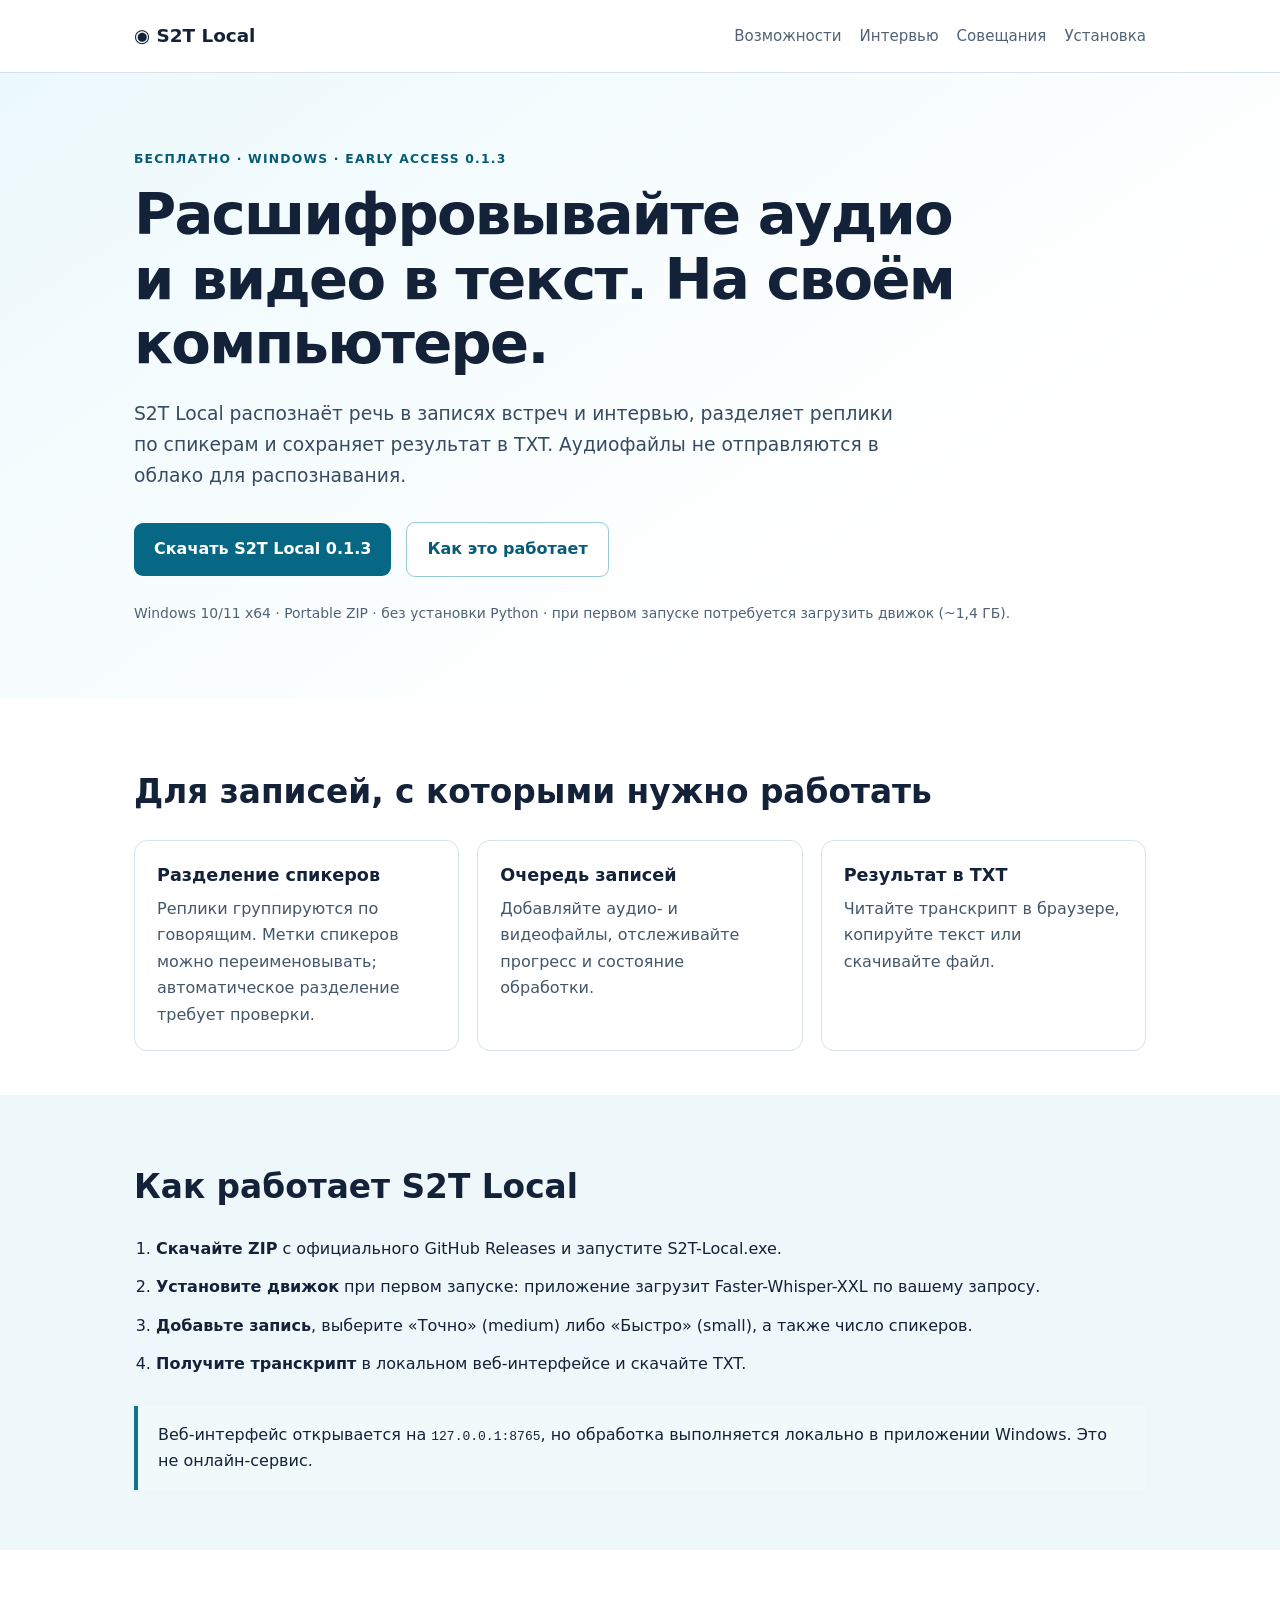
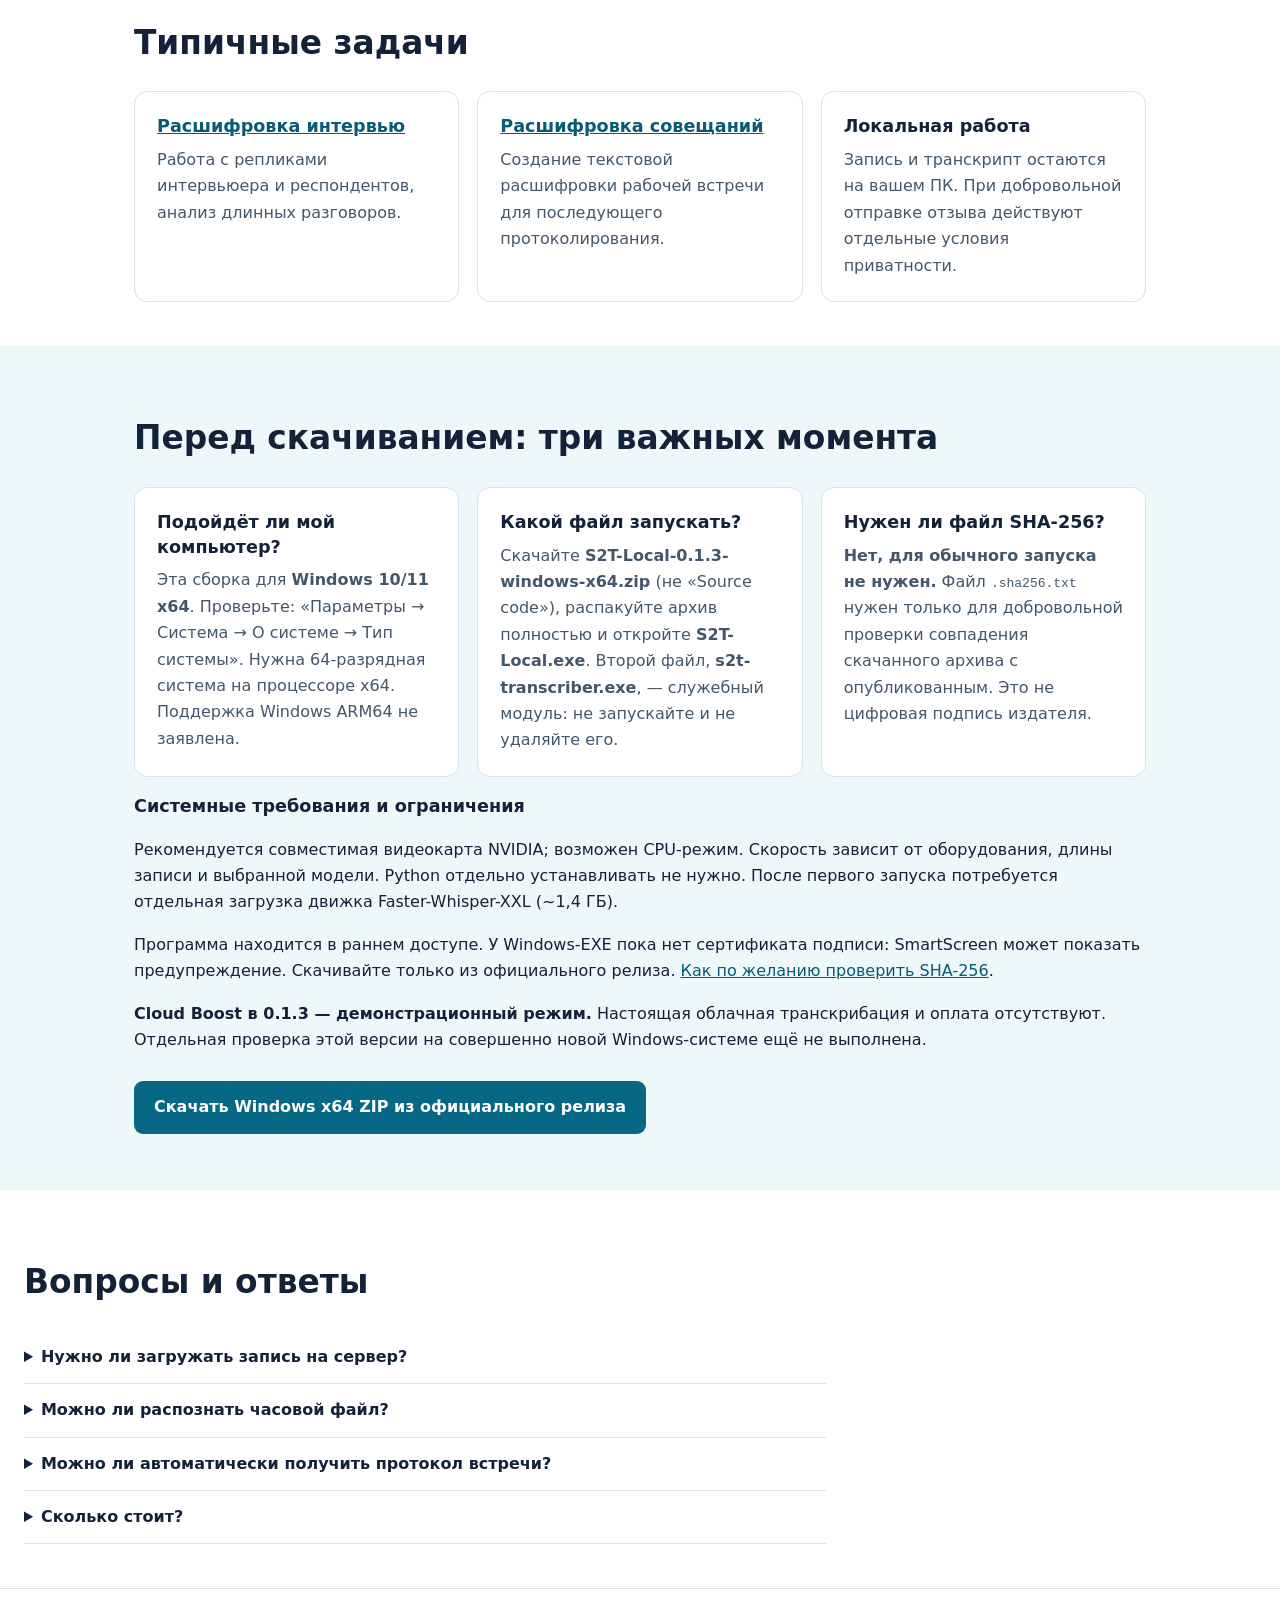
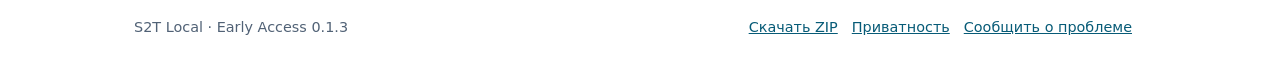
<file: docs/index.html>
<!doctype html>
<html lang="ru"><head><meta charset="utf-8"><meta name="viewport" content="width=device-width,initial-scale=1">
<title>Транскрибация аудио и видео локально на Windows — S2T Local</title>
<meta name="google-site-verification" content="MWvA-H5uyu-Sj9cpdRj_7tVId9tLUbM_bQyxXhKFnmY" />
<meta name="description" content="S2T Local: бесплатная транскрибация аудио и видео на Windows с разделением спикеров. Записи обрабатываются на вашем компьютере, без загрузки в облако.">
<link rel="canonical" href="https://octopus-inc.github.io/s2t-local/"><link rel="stylesheet" href="style.css"><meta name="theme-color" content="#076885">
<meta property="og:type" content="website"><meta property="og:title" content="S2T Local — локальная транскрибация аудио и видео"><meta property="og:description" content="Расшифровывайте встречи и интервью на своём Windows-компьютере. Бесплатный Early Access.">
</head><body>
<header class="site-header"><div class="wrap nav"><a class="brand" href="./">◉ S2T Local</a><nav class="navlinks" aria-label="Основная навигация"><a href="#features">Возможности</a><a href="interviews/">Интервью</a><a href="meetings/">Совещания</a><a href="#install">Установка</a></nav></div></header>
<main><div class="hero"><div class="wrap"><div class="eyebrow">Бесплатно · Windows · Early Access 0.1.3</div>
<h1>Расшифровывайте аудио и видео в текст. На своём компьютере.</h1>
<p class="lead">S2T Local распознаёт речь в записях встреч и интервью, разделяет реплики по спикерам и сохраняет результат в TXT. Аудиофайлы не отправляются в облако для распознавания.</p>
<a class="btn" href="https://github.com/Octopus-inc/s2t-local/releases/download/v0.1.3/S2T-Local-0.1.3-windows-x64.zip">Скачать S2T Local 0.1.3</a>
<a class="btn secondary" href="#how">Как это работает</a>
<p class="fine">Windows 10/11 x64 · Portable ZIP · без установки Python · при первом запуске потребуется загрузить движок (~1,4 ГБ).</p>
</div></div>
<section id="features"><div class="wrap"><h2>Для записей, с которыми нужно работать</h2>
<div class="grid"><article class="tile"><h3>Разделение спикеров</h3><p>Реплики группируются по говорящим. Метки спикеров можно переименовывать; автоматическое разделение требует проверки.</p></article>
<article class="tile"><h3>Очередь записей</h3><p>Добавляйте аудио- и видеофайлы, отслеживайте прогресс и состояние обработки.</p></article>
<article class="tile"><h3>Результат в TXT</h3><p>Читайте транскрипт в браузере, копируйте текст или скачивайте файл.</p></article></div></div></section>
<section id="how" class="soft"><div class="wrap"><h2>Как работает S2T Local</h2><ol class="steps">
<li><strong>Скачайте ZIP</strong> с официального GitHub Releases и запустите S2T-Local.exe.</li>
<li><strong>Установите движок</strong> при первом запуске: приложение загрузит Faster-Whisper-XXL по вашему запросу.</li>
<li><strong>Добавьте запись</strong>, выберите «Точно» (medium) либо «Быстро» (small), а также число спикеров.</li>
<li><strong>Получите транскрипт</strong> в локальном веб-интерфейсе и скачайте TXT.</li>
</ol><p class="note">Веб-интерфейс открывается на <code>127.0.0.1:8765</code>, но обработка выполняется локально в приложении Windows. Это не онлайн-сервис.</p></div></section>
<section><div class="wrap"><h2>Типичные задачи</h2><div class="grid">
<article class="tile"><h3><a href="interviews/">Расшифровка интервью</a></h3><p>Работа с репликами интервьюера и респондентов, анализ длинных разговоров.</p></article>
<article class="tile"><h3><a href="meetings/">Расшифровка совещаний</a></h3><p>Создание текстовой расшифровки рабочей встречи для последующего протоколирования.</p></article>
<article class="tile"><h3>Локальная работа</h3><p>Запись и транскрипт остаются на вашем ПК. При добровольной отправке отзыва действуют отдельные условия приватности.</p></article>
</div></div></section>
<section id="install" class="soft"><div class="wrap"><h2>Перед скачиванием: три важных момента</h2>
<div class="grid">
<article class="tile"><h3>Подойдёт ли мой компьютер?</h3><p>Эта сборка для <strong>Windows 10/11 x64</strong>. Проверьте: «Параметры → Система → О системе → Тип системы». Нужна 64-разрядная система на процессоре x64. Поддержка Windows ARM64 не заявлена.</p></article>
<article class="tile"><h3>Какой файл запускать?</h3><p>Скачайте <strong>S2T-Local-0.1.3-windows-x64.zip</strong> (не «Source code»), распакуйте архив полностью и откройте <strong>S2T-Local.exe</strong>. Второй файл, <strong>s2t-transcriber.exe</strong>, — служебный модуль: не запускайте и не удаляйте его.</p></article>
<article class="tile"><h3>Нужен ли файл SHA-256?</h3><p><strong>Нет, для обычного запуска не нужен.</strong> Файл <code>.sha256.txt</code> нужен только для добровольной проверки совпадения скачанного архива с опубликованным. Это не цифровая подпись издателя.</p></article>
</div>
<h3>Системные требования и ограничения</h3>
<p>Рекомендуется совместимая видеокарта NVIDIA; возможен CPU-режим. Скорость зависит от оборудования, длины записи и выбранной модели. Python отдельно устанавливать не нужно. После первого запуска потребуется отдельная загрузка движка Faster-Whisper-XXL (~1,4 ГБ).</p>
<p>Программа находится в раннем доступе. У Windows-EXE пока нет сертификата подписи: SmartScreen может показать предупреждение. Скачивайте только из официального релиза. <a href="https://github.com/Octopus-inc/s2t-local#нужно-ли-проверять-sha-256">Как по желанию проверить SHA-256</a>.</p>
<p><strong>Cloud Boost в 0.1.3 — демонстрационный режим.</strong> Настоящая облачная транскрибация и оплата отсутствуют. Отдельная проверка этой версии на совершенно новой Windows-системе ещё не выполнена.</p>
<a class="btn" href="https://github.com/Octopus-inc/s2t-local/releases/download/v0.1.3/S2T-Local-0.1.3-windows-x64.zip">Скачать Windows x64 ZIP из официального релиза</a></div></section>
<section class="faq"><div class="wrap"><h2>Вопросы и ответы</h2>
<details><summary>Нужно ли загружать запись на сервер?</summary><p>Нет. Для распознавания приложение обрабатывает записи локально. Кнопки Cloud Boost и обратной связи описаны отдельно в политике приватности.</p></details>
<details><summary>Можно ли распознать часовой файл?</summary><p>Да, приложение предназначено в том числе для длинных записей. Скорость и качество зависят от компьютера, записи и выбранного режима.</p></details>
<details><summary>Можно ли автоматически получить протокол встречи?</summary><p>Сейчас S2T Local создаёт транскрипт в TXT. Генерация протокола и списка задач не входит в версию 0.1.3.</p></details>
<details><summary>Сколько стоит?</summary><p>Версия Early Access 0.1.3 доступна бесплатно. Платной транскрибации в приложении сейчас нет.</p></details>
</div></section></main>
<footer class="site-footer"><div class="wrap footrow"><span>S2T Local · Early Access 0.1.3</span><div><a href="https://github.com/Octopus-inc/s2t-local/releases/download/v0.1.3/S2T-Local-0.1.3-windows-x64.zip">Скачать ZIP</a><a href="https://github.com/Octopus-inc/s2t-local/blob/main/PRIVACY.md">Приватность</a><a href="https://github.com/Octopus-inc/s2t-local/issues">Сообщить о проблеме</a></div></div></footer>
</body></html>
</file>
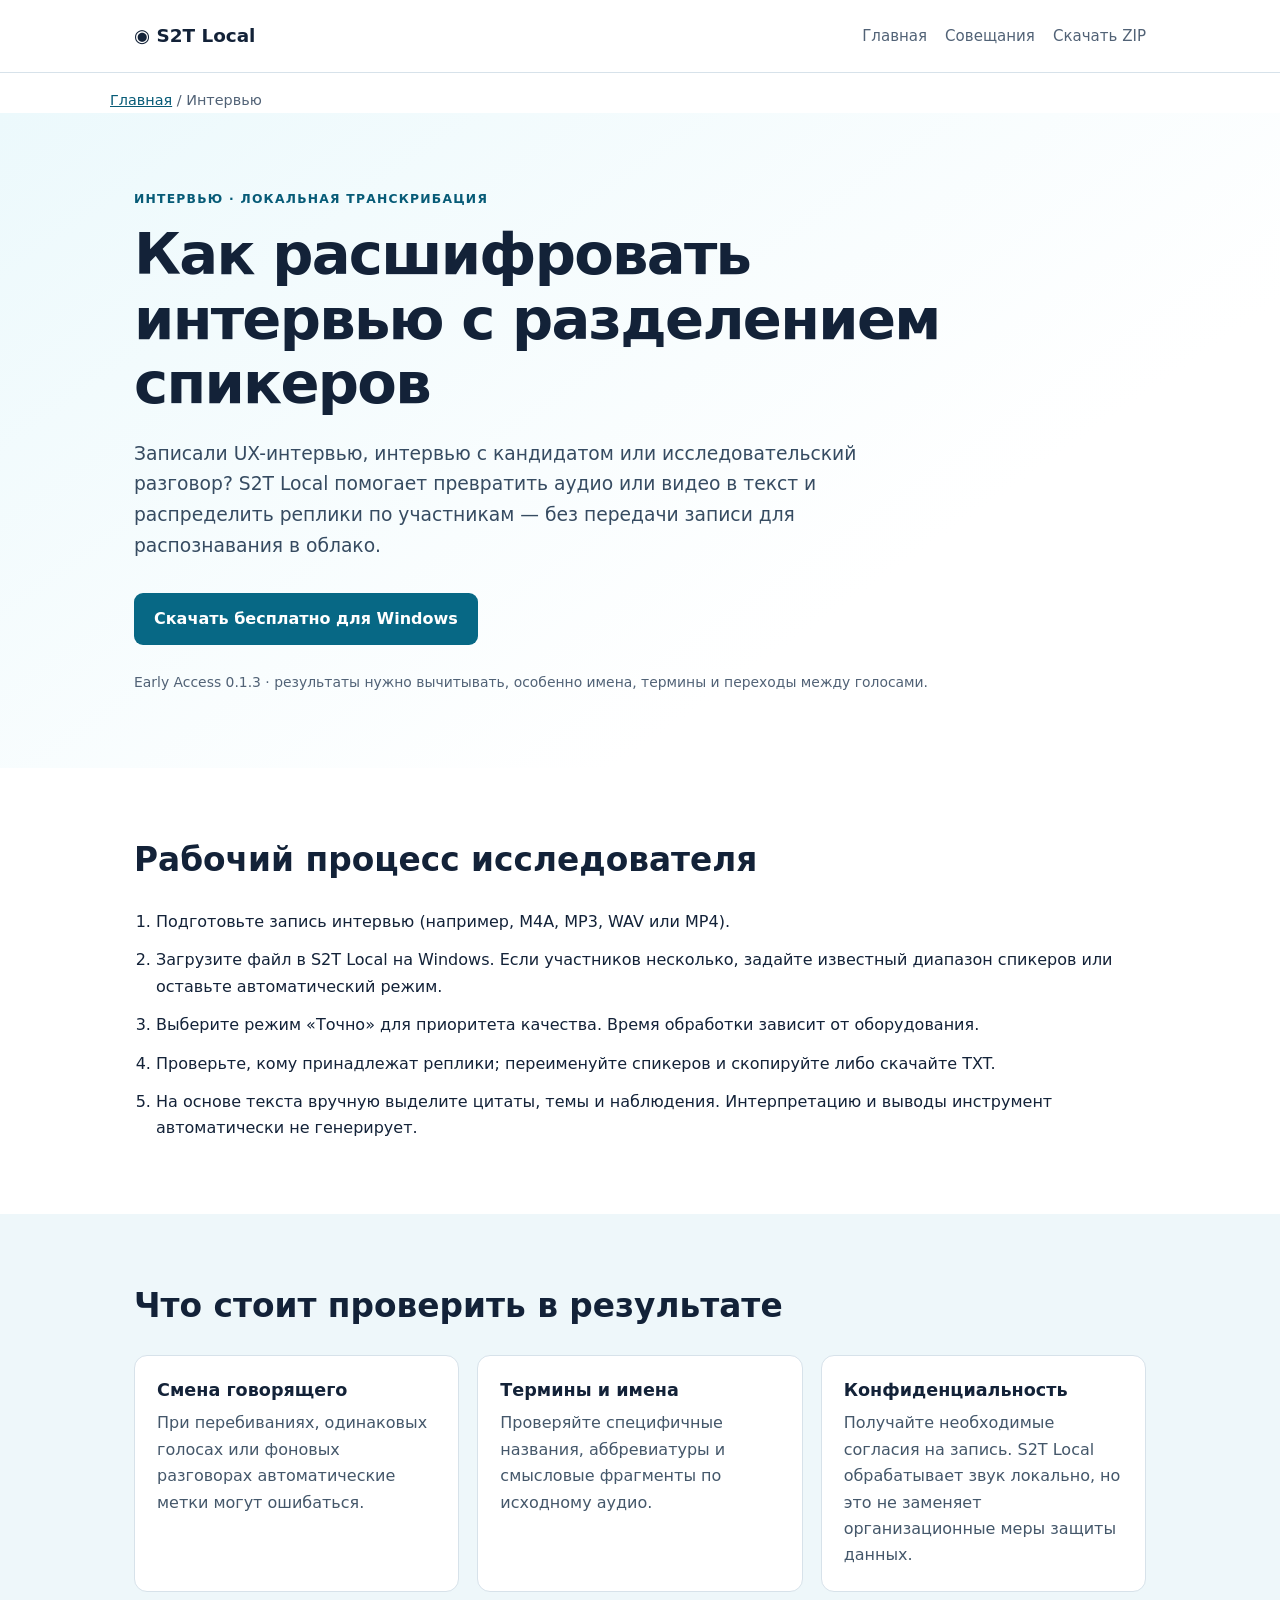
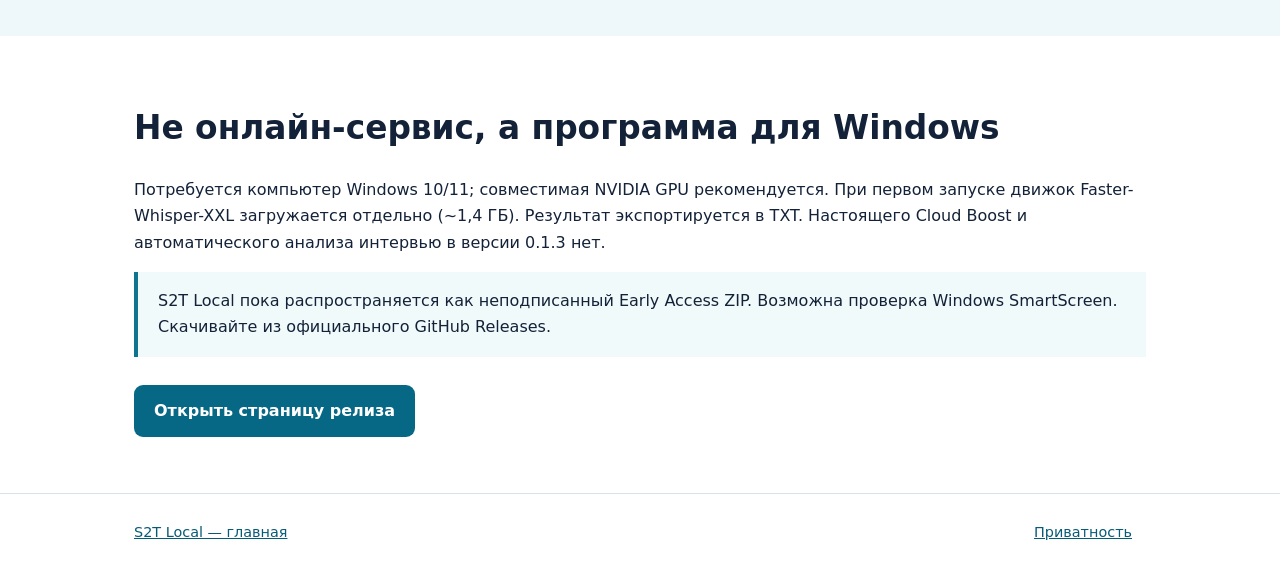
<file: docs/interviews/index.html>
<!doctype html>
<html lang="ru"><head><meta charset="utf-8"><meta name="viewport" content="width=device-width,initial-scale=1">
<title>Расшифровка интервью с разделением спикеров — S2T Local</title>
<meta name="description" content="Как расшифровать аудиоинтервью локально на Windows: разделение спикеров, проверка реплик, экспорт TXT. Бесплатный S2T Local Early Access.">
<link rel="canonical" href="https://octopus-inc.github.io/s2t-local/interviews/"><link rel="stylesheet" href="../style.css"></head>
<body><header class="site-header"><div class="wrap nav"><a class="brand" href="../">◉ S2T Local</a><nav class="navlinks" aria-label="Навигация"><a href="../">Главная</a><a href="../meetings/">Совещания</a><a href="https://github.com/Octopus-inc/s2t-local/releases/download/v0.1.3/S2T-Local-0.1.3-windows-x64.zip">Скачать ZIP</a></nav></div></header>
<main><div class="wrap breadcrumb"><a href="../">Главная</a> / Интервью</div><div class="hero"><div class="wrap">
<div class="eyebrow">Интервью · локальная транскрибация</div><h1>Как расшифровать интервью с разделением спикеров</h1>
<p class="lead">Записали UX-интервью, интервью с кандидатом или исследовательский разговор? S2T Local помогает превратить аудио или видео в текст и распределить реплики по участникам — без передачи записи для распознавания в облако.</p>
<a class="btn" href="https://github.com/Octopus-inc/s2t-local/releases/download/v0.1.3/S2T-Local-0.1.3-windows-x64.zip">Скачать бесплатно для Windows</a>
<p class="fine">Early Access 0.1.3 · результаты нужно вычитывать, особенно имена, термины и переходы между голосами.</p></div></div>
<section><div class="wrap"><h2>Рабочий процесс исследователя</h2><ol class="steps">
<li>Подготовьте запись интервью (например, M4A, MP3, WAV или MP4).</li>
<li>Загрузите файл в S2T Local на Windows. Если участников несколько, задайте известный диапазон спикеров или оставьте автоматический режим.</li>
<li>Выберите режим «Точно» для приоритета качества. Время обработки зависит от оборудования.</li>
<li>Проверьте, кому принадлежат реплики; переименуйте спикеров и скопируйте либо скачайте TXT.</li>
<li>На основе текста вручную выделите цитаты, темы и наблюдения. Интерпретацию и выводы инструмент автоматически не генерирует.</li>
</ol></div></section>
<section class="soft"><div class="wrap"><h2>Что стоит проверить в результате</h2><div class="grid"><article class="tile"><h3>Смена говорящего</h3><p>При перебиваниях, одинаковых голосах или фоновых разговорах автоматические метки могут ошибаться.</p></article>
<article class="tile"><h3>Термины и имена</h3><p>Проверяйте специфичные названия, аббревиатуры и смысловые фрагменты по исходному аудио.</p></article>
<article class="tile"><h3>Конфиденциальность</h3><p>Получайте необходимые согласия на запись. S2T Local обрабатывает звук локально, но это не заменяет организационные меры защиты данных.</p></article></div></div></section>
<section><div class="wrap"><h2>Не онлайн-сервис, а программа для Windows</h2><p>Потребуется компьютер Windows 10/11; совместимая NVIDIA GPU рекомендуется. При первом запуске движок Faster-Whisper-XXL загружается отдельно (~1,4 ГБ). Результат экспортируется в TXT. Настоящего Cloud Boost и автоматического анализа интервью в версии 0.1.3 нет.</p>
<p class="note">S2T Local пока распространяется как неподписанный Early Access ZIP. Возможна проверка Windows SmartScreen. Скачивайте из официального GitHub Releases.</p>
<a class="btn" href="https://github.com/Octopus-inc/s2t-local/releases/tag/v0.1.3">Открыть страницу релиза</a></div></section></main>
<footer class="site-footer"><div class="wrap footrow"><a href="../">S2T Local — главная</a><a href="https://github.com/Octopus-inc/s2t-local/blob/main/PRIVACY.md">Приватность</a></div></footer></body></html>
</file>
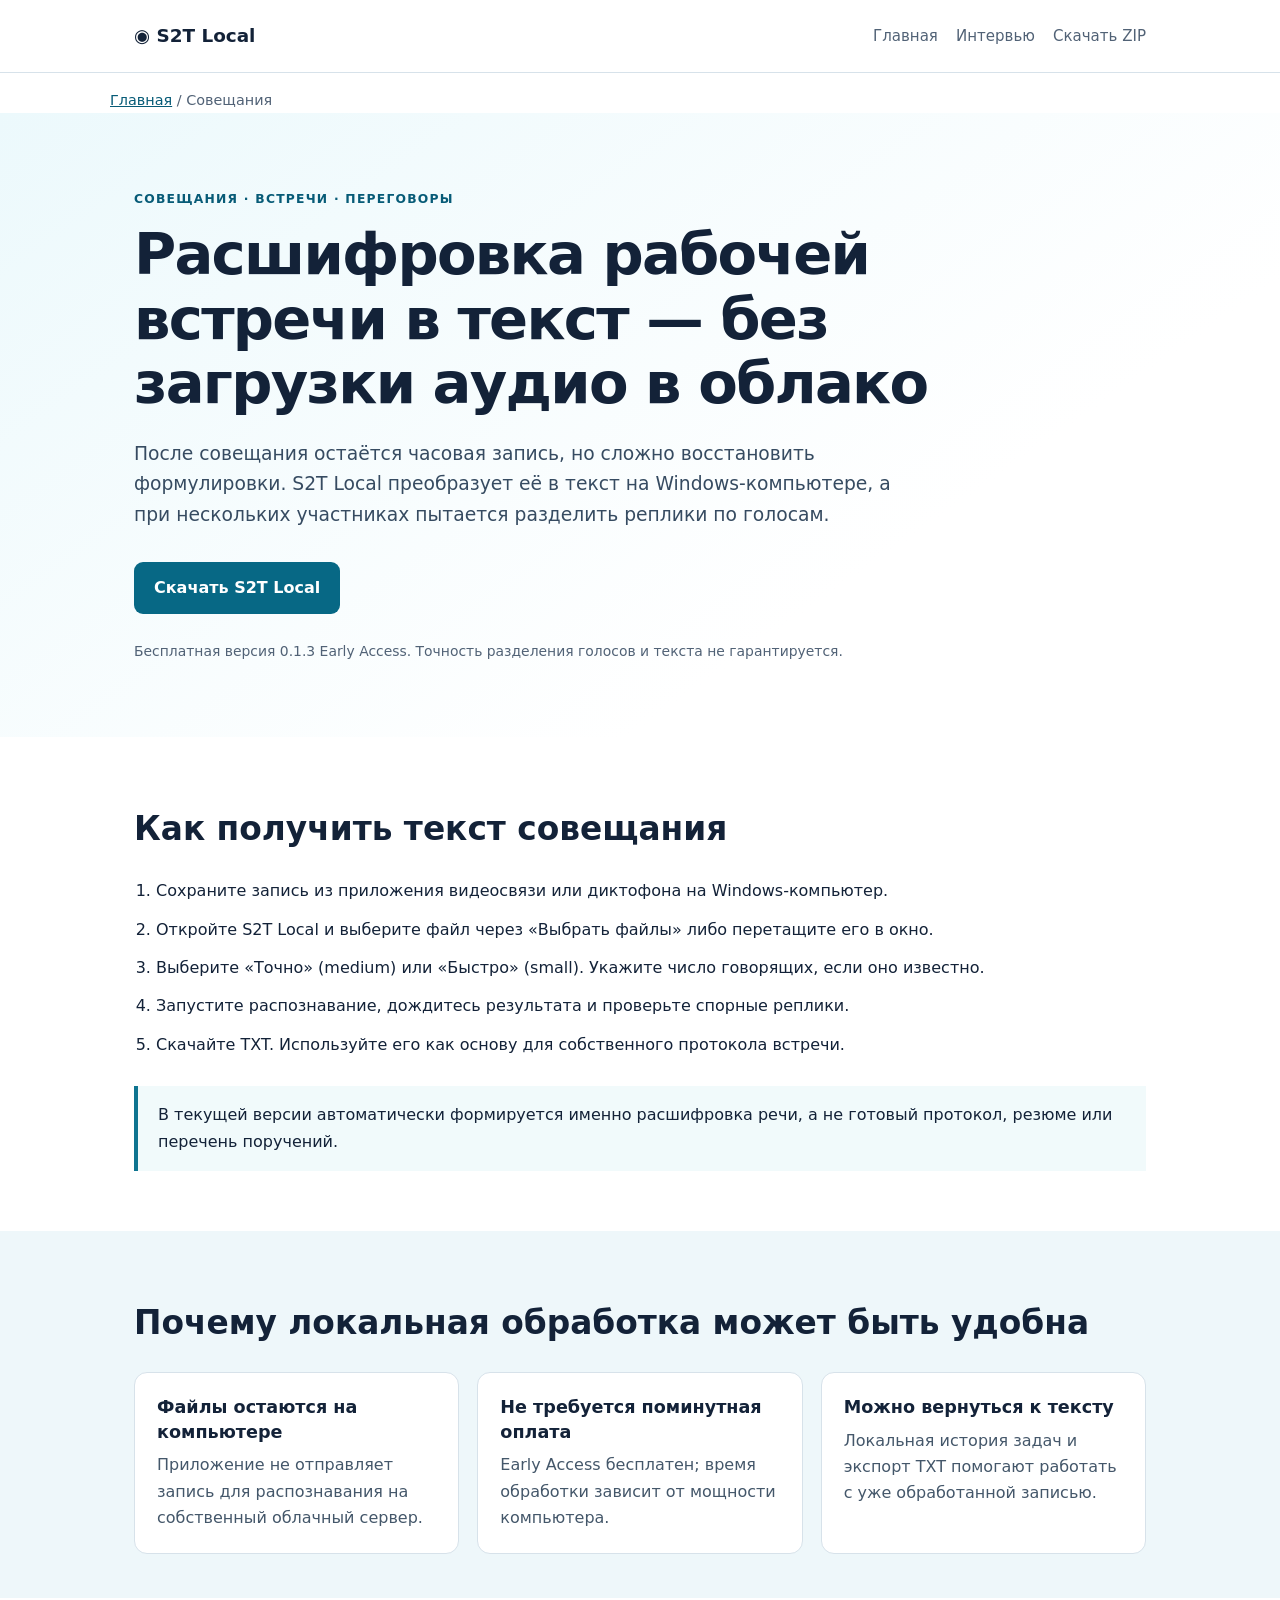
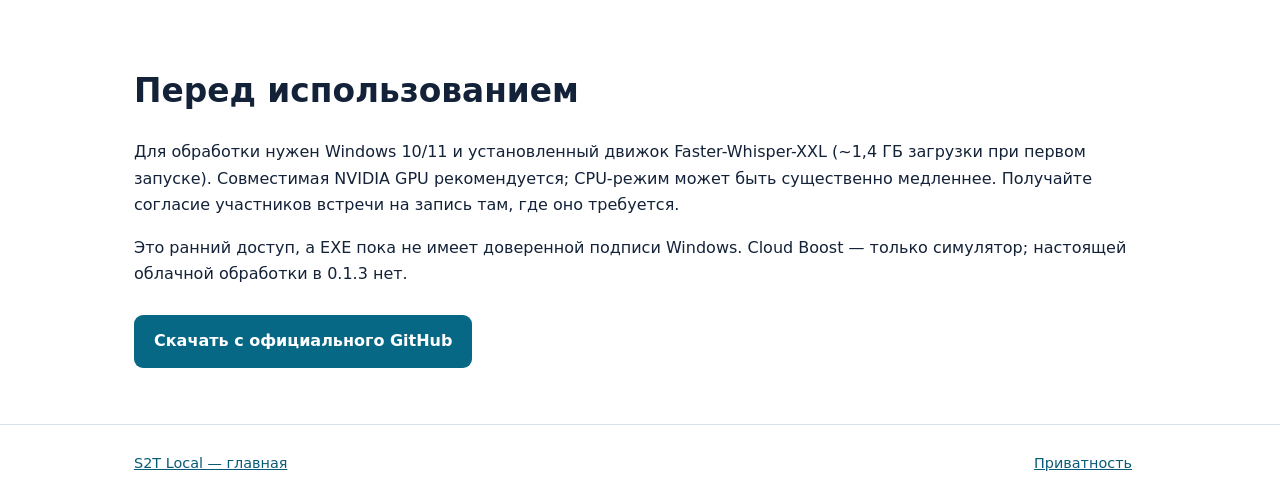
<file: docs/meetings/index.html>
<!doctype html>
<html lang="ru"><head><meta charset="utf-8"><meta name="viewport" content="width=device-width,initial-scale=1">
<title>Расшифровка совещаний и встреч в текст на Windows — S2T Local</title>
<meta name="description" content="Расшифруйте запись встречи или совещания на своём ПК: локальное распознавание аудио и видео, разделение спикеров и TXT. Бесплатный S2T Local.">
<link rel="canonical" href="https://octopus-inc.github.io/s2t-local/meetings/"><link rel="stylesheet" href="../style.css"></head>
<body><header class="site-header"><div class="wrap nav"><a class="brand" href="../">◉ S2T Local</a><nav class="navlinks" aria-label="Навигация"><a href="../">Главная</a><a href="../interviews/">Интервью</a><a href="https://github.com/Octopus-inc/s2t-local/releases/download/v0.1.3/S2T-Local-0.1.3-windows-x64.zip">Скачать ZIP</a></nav></div></header>
<main><div class="wrap breadcrumb"><a href="../">Главная</a> / Совещания</div><div class="hero"><div class="wrap">
<div class="eyebrow">Совещания · встречи · переговоры</div><h1>Расшифровка рабочей встречи в текст — без загрузки аудио в облако</h1>
<p class="lead">После совещания остаётся часовая запись, но сложно восстановить формулировки. S2T Local преобразует её в текст на Windows-компьютере, а при нескольких участниках пытается разделить реплики по голосам.</p>
<a class="btn" href="https://github.com/Octopus-inc/s2t-local/releases/download/v0.1.3/S2T-Local-0.1.3-windows-x64.zip">Скачать S2T Local</a>
<p class="fine">Бесплатная версия 0.1.3 Early Access. Точность разделения голосов и текста не гарантируется.</p></div></div>
<section><div class="wrap"><h2>Как получить текст совещания</h2><ol class="steps">
<li>Сохраните запись из приложения видеосвязи или диктофона на Windows-компьютер.</li>
<li>Откройте S2T Local и выберите файл через «Выбрать файлы» либо перетащите его в окно.</li>
<li>Выберите «Точно» (medium) или «Быстро» (small). Укажите число говорящих, если оно известно.</li>
<li>Запустите распознавание, дождитесь результата и проверьте спорные реплики.</li>
<li>Скачайте TXT. Используйте его как основу для собственного протокола встречи.</li>
</ol><p class="note">В текущей версии автоматически формируется именно расшифровка речи, а не готовый протокол, резюме или перечень поручений.</p></div></section>
<section class="soft"><div class="wrap"><h2>Почему локальная обработка может быть удобна</h2><div class="grid">
<article class="tile"><h3>Файлы остаются на компьютере</h3><p>Приложение не отправляет запись для распознавания на собственный облачный сервер.</p></article>
<article class="tile"><h3>Не требуется поминутная оплата</h3><p>Early Access бесплатен; время обработки зависит от мощности компьютера.</p></article>
<article class="tile"><h3>Можно вернуться к тексту</h3><p>Локальная история задач и экспорт TXT помогают работать с уже обработанной записью.</p></article>
</div></div></section>
<section><div class="wrap"><h2>Перед использованием</h2><p>Для обработки нужен Windows 10/11 и установленный движок Faster-Whisper-XXL (~1,4 ГБ загрузки при первом запуске). Совместимая NVIDIA GPU рекомендуется; CPU-режим может быть существенно медленнее. Получайте согласие участников встречи на запись там, где оно требуется.</p>
<p>Это ранний доступ, а EXE пока не имеет доверенной подписи Windows. Cloud Boost — только симулятор; настоящей облачной обработки в 0.1.3 нет.</p>
<a class="btn" href="https://github.com/Octopus-inc/s2t-local/releases/download/v0.1.3/S2T-Local-0.1.3-windows-x64.zip">Скачать с официального GitHub</a></div></section></main>
<footer class="site-footer"><div class="wrap footrow"><a href="../">S2T Local — главная</a><a href="https://github.com/Octopus-inc/s2t-local/blob/main/PRIVACY.md">Приватность</a></div></footer></body></html>
</file>
<file: docs/style.css>
:root{color-scheme:light;--ink:#132238;--muted:#516276;--accent:#0e7490;--soft:#eef7fa;--border:#d7e2ea;--bg:#fff;font-family:system-ui,-apple-system,"Segoe UI",Roboto,Arial,sans-serif}*{box-sizing:border-box}html{scroll-behavior:smooth}body{margin:0;color:var(--ink);background:var(--bg);line-height:1.65}a{color:#075b77}a:focus-visible,button:focus-visible{outline:3px solid #f6ad55;outline-offset:3px}.wrap{max-width:1060px;padding:0 24px;margin:0 auto}.site-header{border-bottom:1px solid var(--border)}.nav{min-height:72px;display:flex;align-items:center;gap:24px;justify-content:space-between}.brand{font-weight:800;color:var(--ink);text-decoration:none;font-size:1.15rem}.navlinks{display:flex;flex-wrap:wrap;gap:18px;font-size:.94rem}.navlinks a{color:var(--muted);text-decoration:none}.navlinks a:hover{text-decoration:underline}.hero{padding:76px 0 60px;background:linear-gradient(145deg,#ecf9fc 0%,#fff 70%)}.eyebrow{text-transform:uppercase;letter-spacing:.1em;font-size:.77rem;font-weight:750;color:#075b77}.hero h1{font-size:clamp(2rem,5vw,3.6rem);line-height:1.12;max-width:830px;margin:14px 0 22px;letter-spacing:-.03em}.lead{font-size:1.17rem;max-width:780px;color:#364b61}.btn{display:inline-block;border-radius:9px;background:#076885;color:#fff;text-decoration:none;padding:13px 20px;font-weight:750;margin:12px 10px 12px 0}.btn:hover{background:#064e63}.btn.secondary{background:#fff;color:#075b77;border:1px solid #9bc9d4}.fine{font-size:.87rem;color:var(--muted)}section{padding:44px 0}h2{font-size:clamp(1.5rem,3vw,2.05rem);line-height:1.3}h3{font-size:1.1rem;line-height:1.4}.grid{display:grid;grid-template-columns:repeat(3,minmax(0,1fr));gap:18px}.tile{padding:22px;border:1px solid var(--border);border-radius:13px;background:#fff}.tile h3{margin:0 0 8px}.tile p{margin:0;color:#44576a}.muted{color:var(--muted)}.soft{background:var(--soft)}.steps{padding-left:22px}.steps li{padding:0 0 12px}.note{border-left:4px solid #0e7490;background:#f1fafb;padding:16px 20px}.faq{max-width:850px}.faq details{border-bottom:1px solid var(--border);padding:13px 0}.faq summary{font-weight:700;cursor:pointer}.site-footer{border-top:1px solid var(--border);padding:27px 0;color:var(--muted);font-size:.9rem}.footrow{display:flex;gap:20px;justify-content:space-between;flex-wrap:wrap}.footrow a{margin-right:14px}.breadcrumb{padding:16px 0 0;font-size:.9rem;color:var(--muted)}@media(max-width:720px){.nav{align-items:flex-start;flex-direction:column;padding:16px 0;gap:8px}.navlinks{gap:12px}.grid{grid-template-columns:1fr}.hero{padding:48px 0 36px}}@media(prefers-reduced-motion:reduce){html{scroll-behavior:auto}}
</file>
